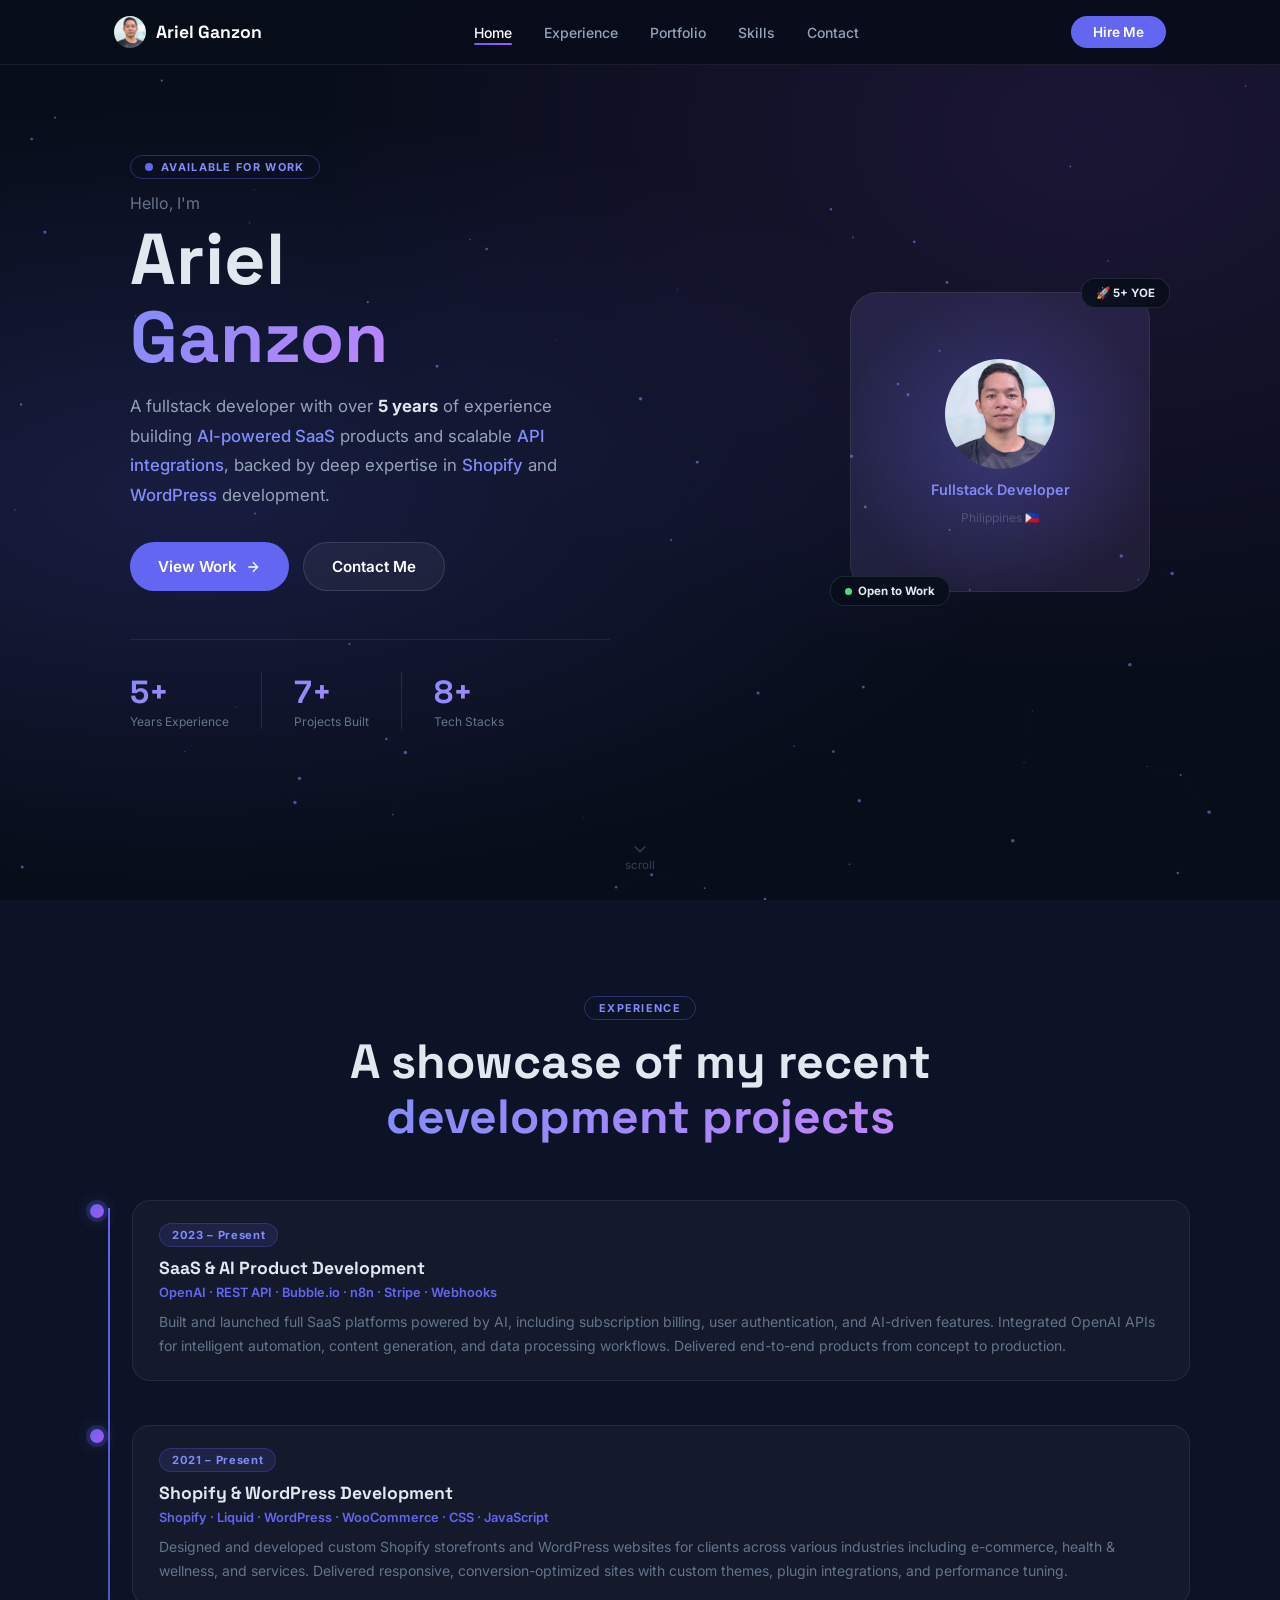
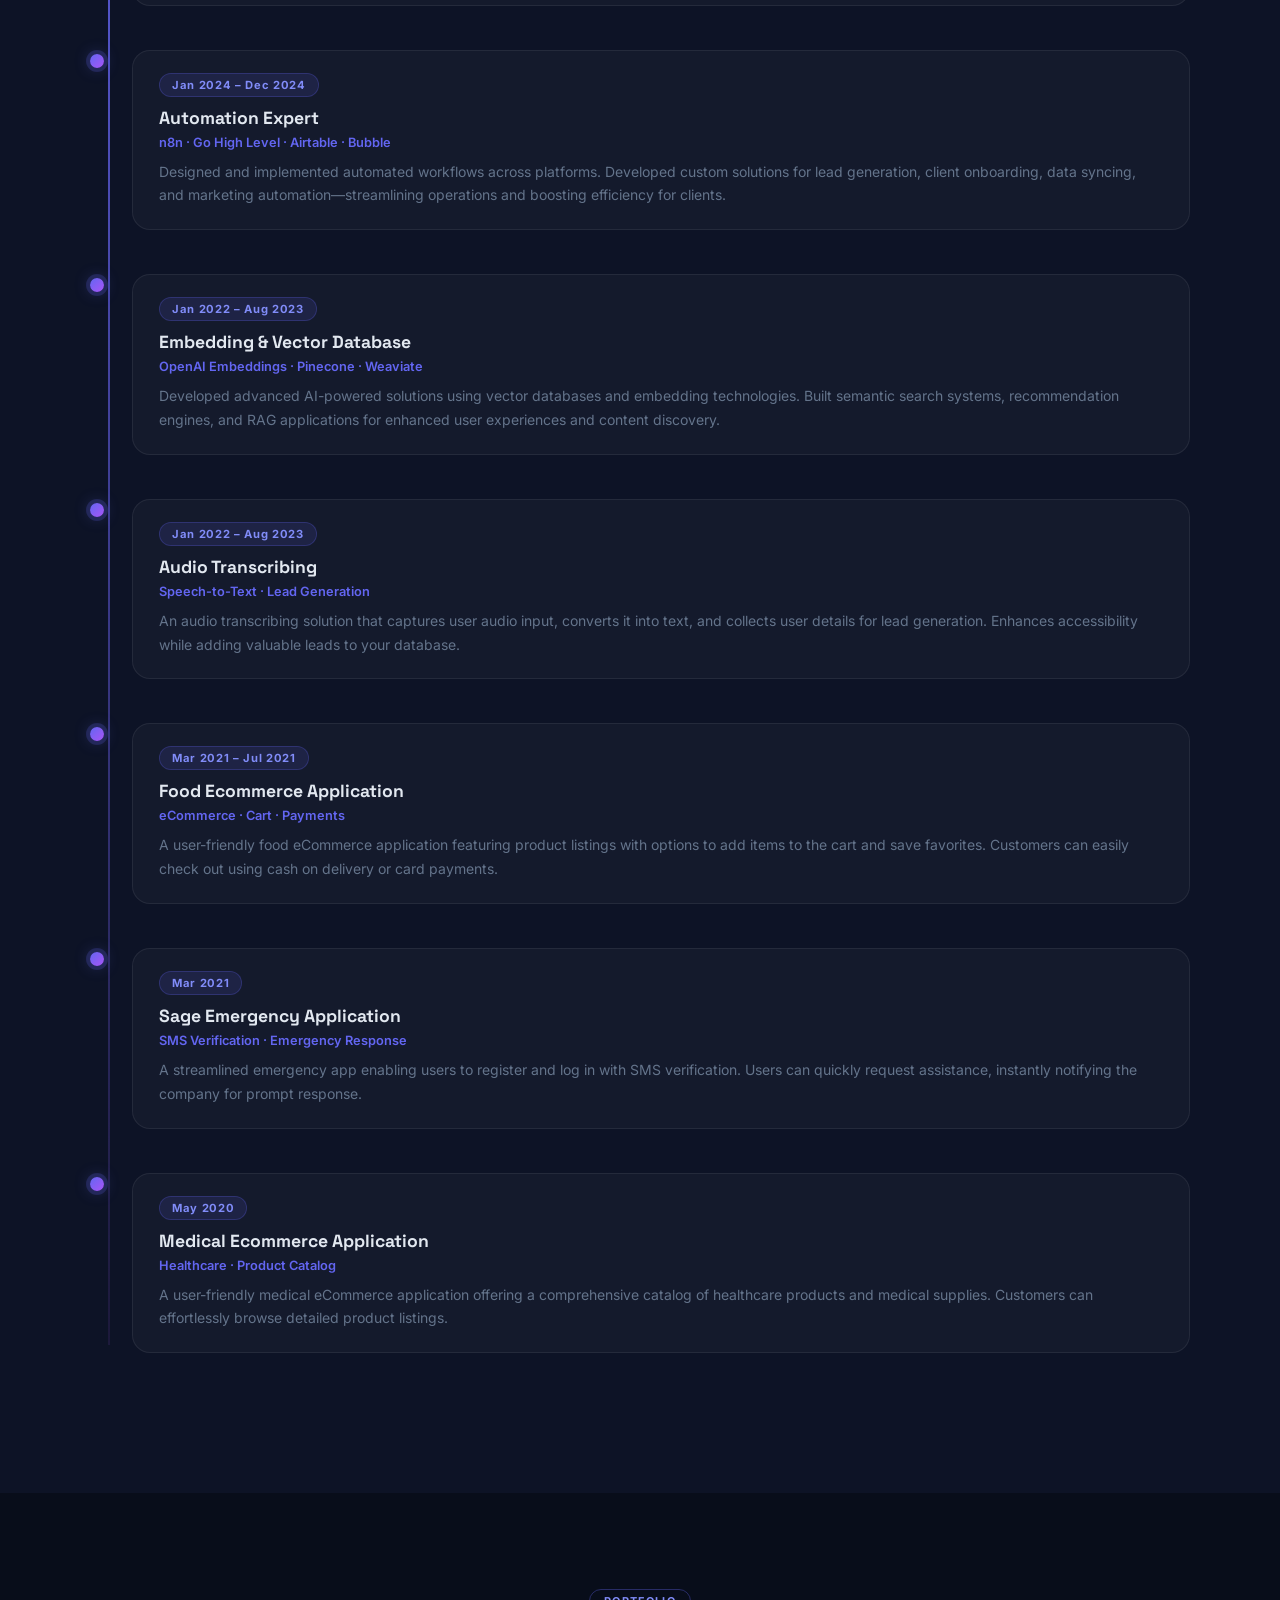
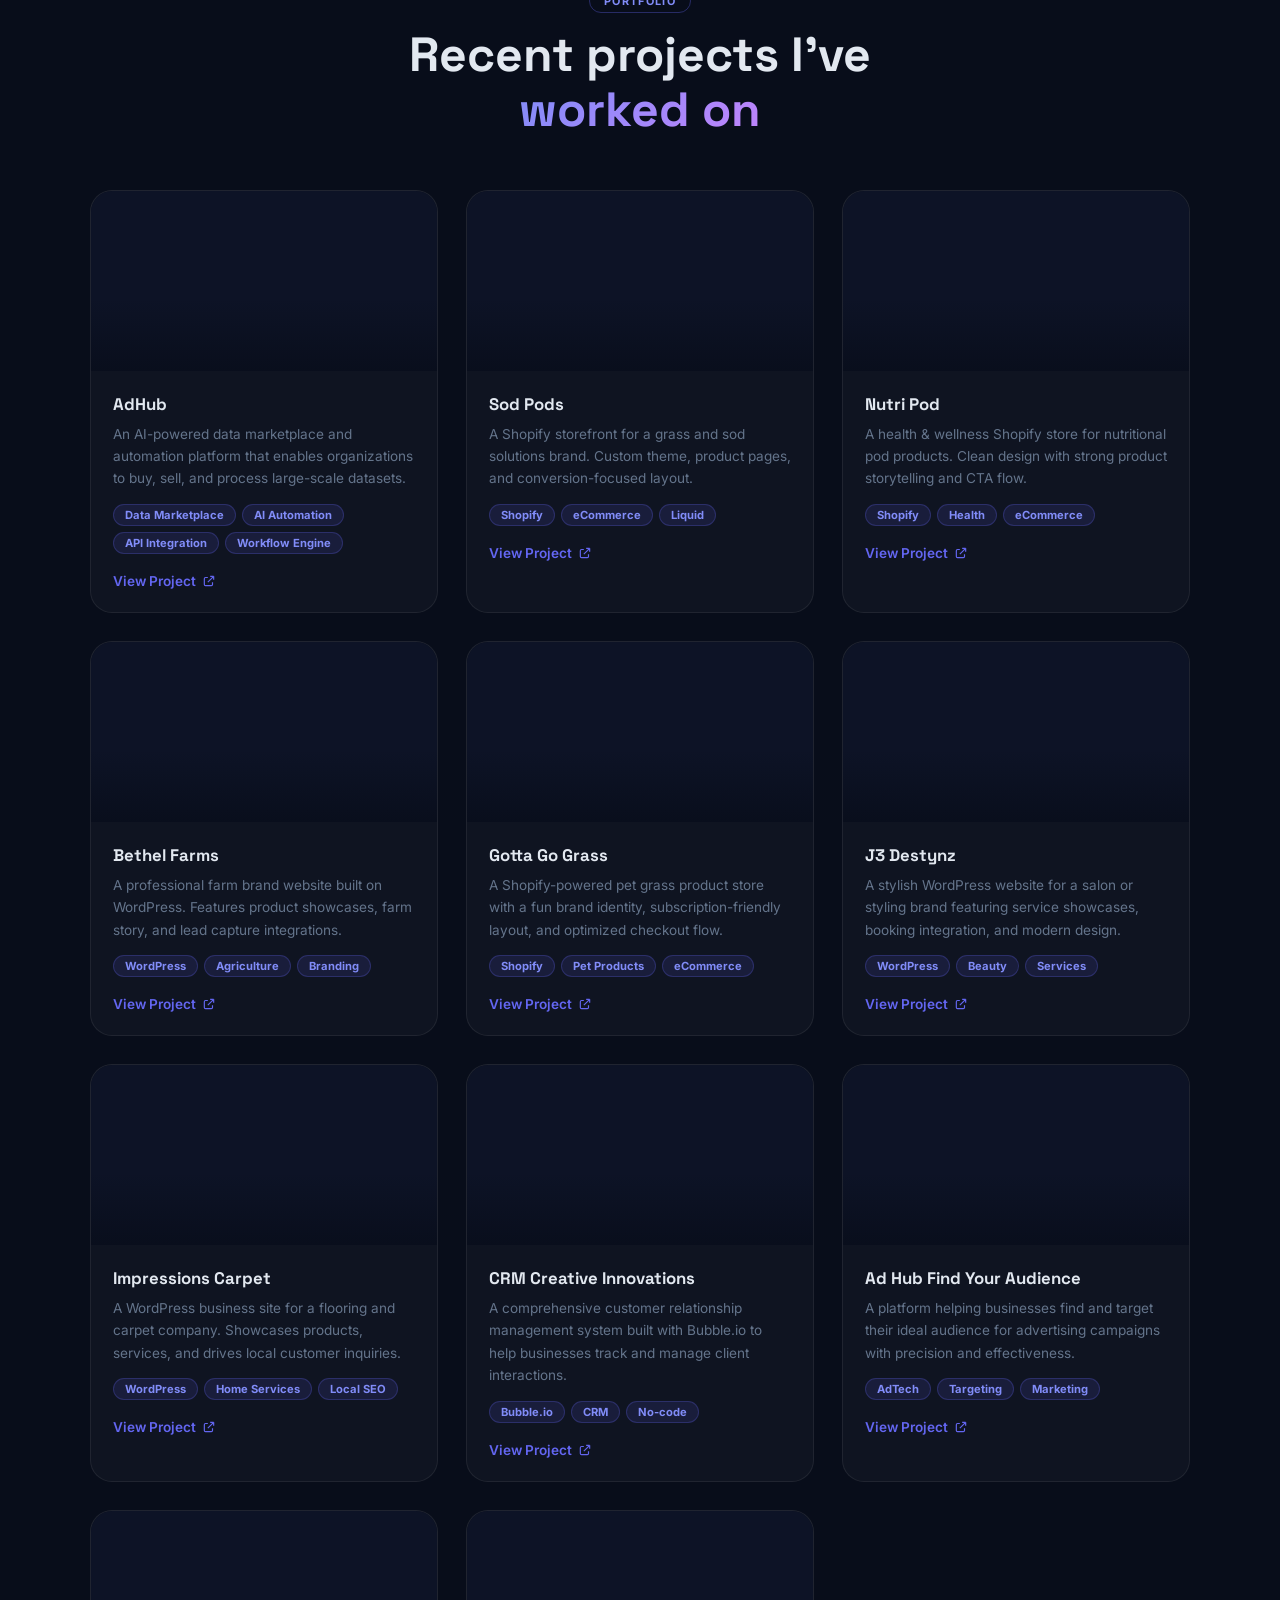
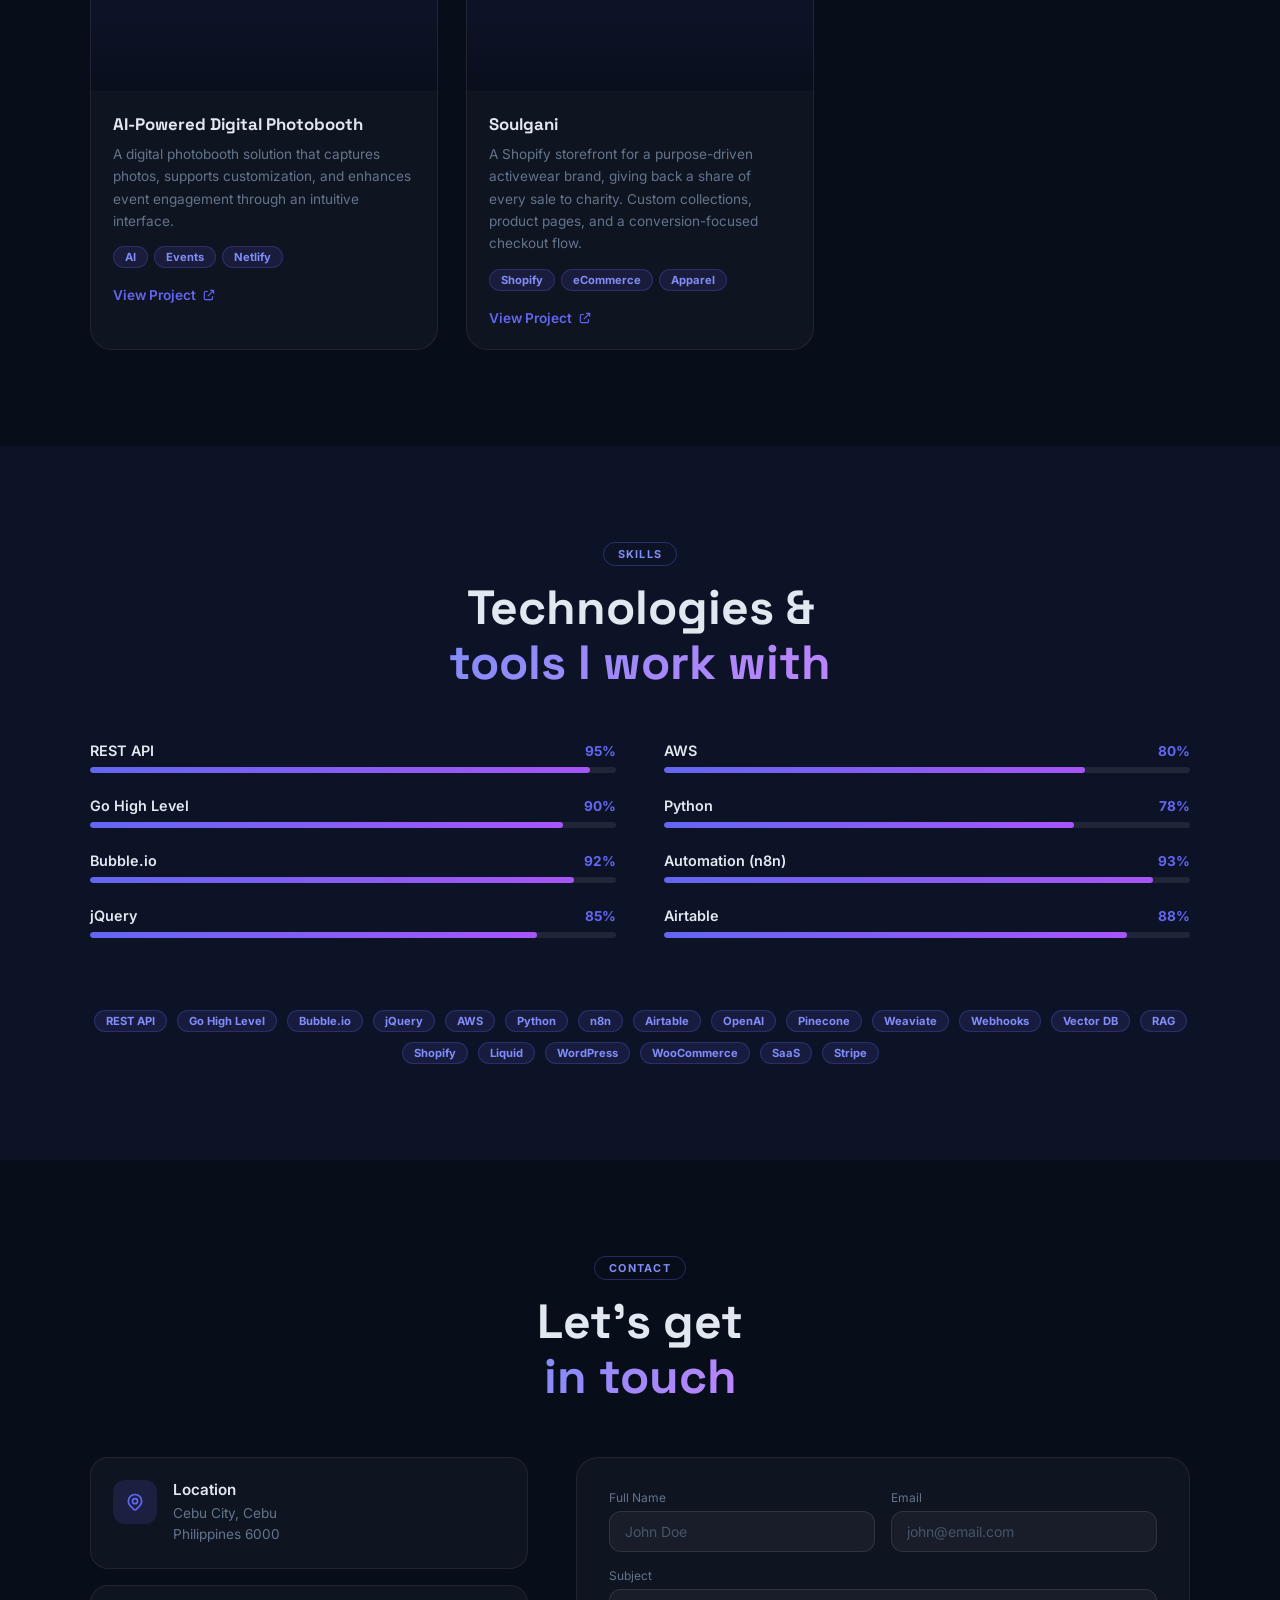
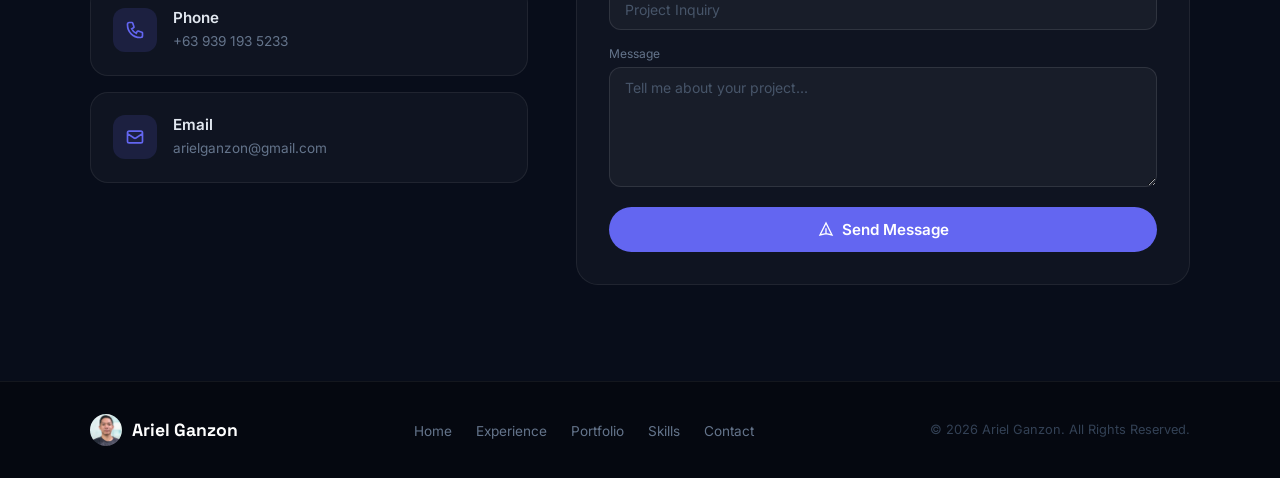
<file: index.html>
<!DOCTYPE html>
<html lang="en">
<head>
<meta charset="UTF-8"/>
<meta name="viewport" content="width=device-width,initial-scale=1.0"/>
<title>Ariel Ganzon | Fullstack Developer</title>
<link href="https://fonts.googleapis.com/css2?family=Inter:wght@300;400;500;600;700;800&family=Space+Grotesk:wght@500;600;700&display=swap" rel="stylesheet"/>
<style>
*{margin:0;padding:0;box-sizing:border-box;}
html{scroll-behavior:smooth;}
body{font-family:'Inter',sans-serif;background:#080d1a;color:#e2e8f0;overflow-x:hidden;}
::-webkit-scrollbar{width:5px;}
::-webkit-scrollbar-thumb{background:#6366f1;border-radius:4px;}

/* NAV */
nav{position:fixed;top:0;left:0;right:0;z-index:100;background:rgba(8,13,26,.9);backdrop-filter:blur(16px);border-bottom:1px solid rgba(255,255,255,.07);}
.nav-inner{max-width:1100px;margin:0 auto;padding:0 24px;display:flex;align-items:center;justify-content:space-between;height:64px;}
.logo{display:flex;align-items:center;gap:10px;font-family:'Space Grotesk',sans-serif;font-weight:700;font-size:1.1rem;color:#fff;text-decoration:none;}
.logo-icon{width:32px;height:32px;border-radius: 50%;background: url(img/profile1.jpg) center / cover no-repeat;display:flex;align-items:center;justify-content:center;font-size:.7rem;font-weight:900;color:#fff;}
.nav-links{display:flex;align-items:center;gap:32px;list-style:none;}
.nav-links a{color:#94a3b8;text-decoration:none;font-size:.875rem;font-weight:500;transition:color .2s;position:relative;}
.nav-links a:hover,.nav-links a.active{color:#fff;}
.nav-links a::after{content:'';position:absolute;bottom:-4px;left:0;width:0;height:2px;background:linear-gradient(90deg,#6366f1,#a855f7);border-radius:2px;transition:width .3s;}
.nav-links a:hover::after,.nav-links a.active::after{width:100%;}
.btn-hire{padding:8px 22px;background:#6366f1;color:#fff;border:none;border-radius:50px;font-size:.85rem;font-weight:600;cursor:pointer;transition:background .2s,transform .2s;text-decoration:none;}
.btn-hire:hover{background:#4f46e5;transform:scale(1.04);}
.mob-btn{display:none;background:none;border:none;color:#94a3b8;cursor:pointer;padding:4px;}
.mob-menu{display:none;flex-direction:column;padding:8px 24px 16px;gap:4px;border-top:1px solid rgba(255,255,255,.06);}
.mob-menu a{color:#94a3b8;text-decoration:none;padding:10px 0;font-size:.9rem;border-bottom:1px solid rgba(255,255,255,.04);}

/* SECTION BASE */
section{padding:96px 24px;}
.container{max-width:1100px;margin:0 auto;}
.section-label{display:inline-flex;align-items:center;gap:8px;padding:4px 14px;border:1px solid rgba(99,102,241,.35);border-radius:50px;font-size:.68rem;font-weight:700;letter-spacing:.12em;text-transform:uppercase;color:#818cf8;margin-bottom:14px;}
.section-title{font-family:'Space Grotesk',sans-serif;font-size:clamp(2rem,5vw,3rem);font-weight:700;line-height:1.15;margin-bottom:12px;}
.grad{background:linear-gradient(135deg,#818cf8,#c084fc);-webkit-background-clip:text;-webkit-text-fill-color:transparent;background-clip:text;}
.section-sub{color:#64748b;font-size:1rem;max-width:520px;}
.text-center{text-align:center;}
.text-center .section-sub{margin:0 auto;}

/* REVEAL */
.reveal{opacity:0;transform:translateY(28px);transition:opacity .7s ease,transform .7s ease;}
.reveal.in{opacity:1;transform:none;}

/* ── HERO ── */
#home{min-height:100vh;padding-top:80px;display:flex;align-items:center;position:relative;overflow:hidden;background:radial-gradient(ellipse at 15% 55%,rgba(99,102,241,.18) 0%,transparent 55%),radial-gradient(ellipse at 85% 15%,rgba(168,85,247,.12) 0%,transparent 50%),#080d1a;}
canvas#stars{position:absolute;inset:0;width:100%;height:100%;pointer-events:none;}
.hero-grid{display:grid;grid-template-columns:1fr 1fr;gap:60px;align-items:center;position:relative;z-index:1;}
@media(max-width:768px){
  .hero-grid{grid-template-columns:1fr;}
  .hero-right{display:flex!important;justify-content:center!important;width:100%;margin-top:40px;}
  .avatar-wrap{justify-content:center!important;width:100%;}
  .avatar-card{width:260px;height:260px;}
  .av-circle{width:95px;height:95px;}
  /* pull badges inside the card so the card reads as visual center */
  .badge-open{bottom:-14px;left:10px;}
  .badge-yoe{top:-14px;right:10px;}
  .nav-links,.btn-hire{display:none!important;}
  .mob-btn{display:block!important;}
}
.pulse-dot{width:8px;height:8px;border-radius:50%;background:#6366f1;animation:pulse 2s infinite;}
@keyframes pulse{0%,100%{box-shadow:0 0 0 0 rgba(99,102,241,.5);}50%{box-shadow:0 0 0 8px rgba(99,102,241,0);}}
.hero-name{font-family:'Space Grotesk',sans-serif;font-size:clamp(2.8rem,7vw,4.5rem);font-weight:700;line-height:1.08;margin:8px 0 16px;}
.hero-desc{color:#94a3b8;line-height:1.75;font-size:1.05rem;max-width:480px;margin-bottom:32px;}
.hero-desc span{color:#818cf8;font-weight:500;}
.btn-primary{display:inline-flex;align-items:center;gap:8px;padding:14px 28px;background:#6366f1;color:#fff;border:none;border-radius:50px;font-size:.95rem;font-weight:600;cursor:pointer;transition:background .2s,transform .2s;text-decoration:none;}
.btn-primary:hover{background:#4f46e5;transform:scale(1.04);}
.btn-outline{display:inline-flex;align-items:center;gap:8px;padding:14px 28px;background:rgba(255,255,255,.05);border:1px solid rgba(255,255,255,.12);color:#fff;border-radius:50px;font-size:.95rem;font-weight:600;cursor:pointer;transition:background .2s;text-decoration:none;}
.btn-outline:hover{background:rgba(255,255,255,.1);}
.btn-row{display:flex;gap:14px;flex-wrap:wrap;}
.hero-stats{display:flex;gap:32px;margin-top:48px;padding-top:32px;border-top:1px solid rgba(255,255,255,.07);}
.stat-num{font-family:'Space Grotesk',sans-serif;font-size:2rem;font-weight:700;}
.stat-label{font-size:.75rem;color:#64748b;margin-top:2px;}
.stat-div{width:1px;background:rgba(255,255,255,.1);}

/* avatar */
.avatar-wrap{position:relative;display:flex;justify-content:flex-end;}
.avatar-glow{position:absolute;inset:-20px;background:radial-gradient(circle,rgba(99,102,241,.3),transparent 65%);border-radius:50%;pointer-events:none;}
.avatar-card{width:300px;height:300px;border-radius:28px;background:rgba(255,255,255,.04);border:1px solid rgba(255,255,255,.1);display:flex;flex-direction:column;align-items:center;justify-content:center;gap:12px;position:relative;overflow:hidden;}
.avatar-card::before{content:'';position:absolute;inset:0;background:linear-gradient(135deg,rgba(99,102,241,.1),rgba(168,85,247,.08));pointer-events:none;}
.av-circle{width:110px;height:110px;border-radius:50%;background: url(img/profile1.jpg) center / cover no-repeat;display:flex;align-items:center;justify-content:center;font-family:'Space Grotesk',sans-serif;font-size:2rem;font-weight:900;color:#fff;}
.av-title{color:#818cf8;font-size:.9rem;font-weight:600;}
.badge{position:absolute;background:rgba(8,13,26,.85);border:1px solid rgba(255,255,255,.1);border-radius:14px;padding:7px 14px;font-size:.72rem;font-weight:700;display:flex;align-items:center;gap:6px;backdrop-filter:blur(8px);}
.badge-open{bottom:-14px;left:-20px;}
.badge-yoe{top:-14px;right:-20px;}
.dot-green{width:7px;height:7px;border-radius:50%;background:#4ade80;}

/* ── EXPERIENCE ── */
#experience{background:#0d1326;}
.tl{position:relative;margin-top:56px;}
.tl::before{content:'';position:absolute;left:18px;top:8px;bottom:8px;width:2px;background:linear-gradient(to bottom,#6366f1,rgba(168,85,247,.1));}
.tl-item{display:flex;gap:28px;margin-bottom:44px;position:relative;}
.tl-icon-col{display:flex;flex-direction:column;align-items:center;gap:0;flex-shrink:0;}
.tl-dot{width:14px;height:14px;border-radius:50%;background:linear-gradient(135deg,#6366f1,#a855f7);box-shadow:0 0 0 4px rgba(99,102,241,.2),0 0 16px rgba(99,102,241,.4);margin-top:4px;flex-shrink:0;z-index:1;}
.tl-card{flex:1;background:rgba(255,255,255,.03);border:1px solid rgba(255,255,255,.07);border-radius:18px;padding:22px 26px;transition:border-color .3s,transform .3s;}
.tl-card:hover{border-color:rgba(99,102,241,.3);transform:translateX(4px);}
.tl-date{display:inline-flex;padding:4px 12px;border-radius:50px;background:rgba(99,102,241,.12);border:1px solid rgba(99,102,241,.25);color:#818cf8;font-size:.7rem;font-weight:700;letter-spacing:.06em;margin-bottom:10px;}
.tl-card h3{font-family:'Space Grotesk',sans-serif;font-size:1.1rem;font-weight:700;margin-bottom:6px;}
.tl-tech{color:#6366f1;font-size:.8rem;font-weight:600;margin-bottom:10px;}
.tl-card p{color:#64748b;font-size:.875rem;line-height:1.7;}

/* ── PORTFOLIO ── */
#portfolio{background:#080d1a;}
.port-grid{display:grid;grid-template-columns:repeat(auto-fit,minmax(300px,1fr));gap:28px;margin-top:52px;}
.port-card{background:rgba(255,255,255,.03);border:1px solid rgba(255,255,255,.07);border-radius:22px;overflow:hidden;transition:transform .3s,box-shadow .3s,border-color .3s;}
.port-card:hover{transform:translateY(-8px);box-shadow:0 20px 40px rgba(99,102,241,.2);border-color:rgba(99,102,241,.3);}
.port-thumb{height:180px;overflow:hidden;position:relative;background:#0d1326;}
.port-thumb iframe{position:absolute;top:0;left:0;width:400%;height:400%;transform:scale(.25);transform-origin:0 0;border:0;pointer-events:none;transition:transform .4s ease;}
.port-card:hover .port-thumb iframe{transform:scale(.265);}
.port-thumb-overlay{position:absolute;inset:0;background:linear-gradient(to bottom,transparent 60%,rgba(8,13,26,.8));pointer-events:none;}
.port-body{padding:22px;}
.port-body h3{font-family:'Space Grotesk',sans-serif;font-size:1.05rem;font-weight:700;margin-bottom:8px;}
.port-body p{color:#64748b;font-size:.85rem;line-height:1.65;margin-bottom:14px;}
.tags{display:flex;flex-wrap:wrap;gap:6px;margin-bottom:16px;}
.tag{padding:3px 11px;border-radius:50px;background:rgba(99,102,241,.12);border:1px solid rgba(99,102,241,.25);color:#818cf8;font-size:.7rem;font-weight:700;}
.port-link{display:inline-flex;align-items:center;gap:6px;color:#6366f1;font-size:.85rem;font-weight:600;text-decoration:none;transition:color .2s;}
.port-link:hover{color:#a5b4fc;}

/* ── SKILLS ── */
#skills{background:#0d1326;}
.skills-grid{display:grid;grid-template-columns:1fr 1fr;gap:48px;margin-top:52px;}
@media(max-width:640px){.skills-grid{grid-template-columns:1fr;}}
.skill-row{margin-bottom:24px;}
.skill-head{display:flex;justify-content:space-between;align-items:center;margin-bottom:8px;}
.skill-name{font-size:.9rem;font-weight:600;}
.skill-pct{font-size:.85rem;color:#6366f1;font-weight:700;}
.skill-bar{height:6px;background:rgba(255,255,255,.08);border-radius:50px;overflow:hidden;}
.skill-fill{height:100%;width:0%;background:linear-gradient(90deg,#6366f1,#a855f7);border-radius:50px;transition:width 1.3s ease;}
.tag-cloud{display:flex;flex-wrap:wrap;gap:10px;margin-top:48px;justify-content:center;}

/* ── CONTACT ── */
#contact{background:#080d1a;}
.contact-grid{display:grid;grid-template-columns:1fr 1.4fr;gap:48px;margin-top:52px;}
@media(max-width:768px){.contact-grid{grid-template-columns:1fr;}}
.info-card{background:rgba(255,255,255,.03);border:1px solid rgba(255,255,255,.07);border-radius:18px;padding:22px;display:flex;align-items:flex-start;gap:16px;margin-bottom:16px;transition:border-color .3s;}
.info-card:hover{border-color:rgba(99,102,241,.3);}
.info-icon{width:44px;height:44px;border-radius:12px;background:rgba(99,102,241,.15);display:flex;align-items:center;justify-content:center;flex-shrink:0;color:#6366f1;}
.info-card h4{font-weight:600;font-size:.95rem;margin-bottom:4px;}
.info-card p{color:#64748b;font-size:.85rem;line-height:1.6;}
.form-card{background:rgba(255,255,255,.03);border:1px solid rgba(255,255,255,.07);border-radius:22px;padding:32px;}
.form-row{display:grid;grid-template-columns:1fr 1fr;gap:16px;}
@media(max-width:500px){.form-row{grid-template-columns:1fr;}}
.form-group{margin-bottom:16px;}
.form-group label{display:block;font-size:.75rem;color:#64748b;margin-bottom:6px;}
.inp{width:100%;background:rgba(255,255,255,.04);border:1px solid rgba(255,255,255,.1);border-radius:12px;padding:11px 15px;color:#fff;font-size:.875rem;font-family:'Inter',sans-serif;outline:none;transition:border-color .3s,box-shadow .3s;}
.inp:focus{border-color:#6366f1;box-shadow:0 0 0 3px rgba(99,102,241,.15);}
.inp::placeholder{color:#475569;}
textarea.inp{resize:vertical;min-height:120px;}
.btn-send{width:100%;padding:13px;background:#6366f1;color:#fff;border:none;border-radius:50px;font-size:.95rem;font-weight:600;cursor:pointer;transition:background .2s,transform .2s;display:flex;align-items:center;justify-content:center;gap:8px;font-family:'Inter',sans-serif;}
.btn-send:hover{background:#4f46e5;transform:scale(1.02);}
.success-box{display:none;flex-direction:column;align-items:center;text-align:center;padding:48px 0;}
.success-icon{width:64px;height:64px;border-radius:50%;background:rgba(74,222,128,.15);display:flex;align-items:center;justify-content:center;font-size:2rem;color:#4ade80;margin-bottom:16px;}
.success-box h3{font-family:'Space Grotesk',sans-serif;font-size:1.4rem;font-weight:700;margin-bottom:8px;}
.success-box p{color:#64748b;margin-bottom:24px;}
.btn-again{padding:10px 24px;background:#6366f1;color:#fff;border:none;border-radius:50px;font-weight:600;cursor:pointer;font-family:'Inter',sans-serif;}

/* FOOTER */
footer{background:#050810;border-top:1px solid rgba(255,255,255,.06);padding:32px 24px;}
.foot-inner{max-width:1100px;margin:0 auto;display:flex;align-items:center;justify-content:space-between;flex-wrap:wrap;gap:20px;}
.foot-links{display:flex;gap:24px;list-style:none;}
.foot-links a{color:#64748b;text-decoration:none;font-size:.85rem;transition:color .2s;}
.foot-links a:hover{color:#fff;}
.foot-copy{color:#334155;font-size:.8rem;}

/* SCROLL INDICATOR */
.scroll-hint{position:absolute;bottom:28px;left:50%;transform:translateX(-50%);display:flex;flex-direction:column;align-items:center;gap:4px;color:#334155;font-size:.72rem;animation:bob 2s ease-in-out infinite;}
@keyframes bob{0%,100%{transform:translateX(-50%) translateY(0);}50%{transform:translateX(-50%) translateY(6px);}}
@keyframes spin360{to{transform:rotate(360deg);}}

/* GLOW CURSOR */
#cursor-glow{position:fixed;width:320px;height:320px;border-radius:50%;background:radial-gradient(circle,rgba(99,102,241,.1),transparent 70%);pointer-events:none;transform:translate(-50%,-50%);z-index:0;transition:left .1s,top .1s;}
</style>
</head>
<body>

<div id="cursor-glow"></div>

<!-- NAV -->
<nav>
  <div class="nav-inner">
    <a href="#home" class="logo">
      <div class="logo-icon"></div>
      Ariel Ganzon
    </a>
    <ul class="nav-links">
      <li><a href="#home" class="active" data-s="home">Home</a></li>
      <li><a href="#experience" data-s="experience">Experience</a></li>
      <li><a href="#portfolio" data-s="portfolio">Portfolio</a></li>
      <li><a href="#skills" data-s="skills">Skills</a></li>
      <li><a href="#contact" data-s="contact">Contact</a></li>
    </ul>
    <a href="#contact" class="btn-hire">Hire Me</a>
    <button class="mob-btn" onclick="document.getElementById('mmenu').style.display=document.getElementById('mmenu').style.display==='flex'?'none':'flex'">
      <svg width="24" height="24" fill="none" stroke="currentColor" stroke-width="2" viewBox="0 0 24 24"><path d="M4 6h16M4 12h16M4 18h16"/></svg>
    </button>
  </div>
  <div id="mmenu" class="mob-menu">
    <a href="#home" onclick="this.parentElement.style.display='none'">Home</a>
    <a href="#experience" onclick="this.parentElement.style.display='none'">Experience</a>
    <a href="#portfolio" onclick="this.parentElement.style.display='none'">Portfolio</a>
    <a href="#skills" onclick="this.parentElement.style.display='none'">Skills</a>
    <a href="#contact" onclick="this.parentElement.style.display='none'">Contact</a>
  </div>
</nav>

<!-- HERO -->
<section id="home">
  <canvas id="stars"></canvas>
  <div class="container">
    <div class="hero-grid">
      <div>
        <div class="section-label reveal"><div class="pulse-dot"></div> Available for Work</div>
        <p style="color:#64748b;margin-bottom:4px;" class="reveal">Hello, I'm</p>
        <h1 class="hero-name reveal">Ariel<br/><span class="grad">Ganzon</span></h1>
        <p class="hero-desc reveal">
          A fullstack developer with over <strong style="color:#e2e8f0;">5 years</strong> of experience building
          <span>AI-powered SaaS</span> products and scalable <span>API integrations</span>, backed by deep expertise in
          <span>Shopify</span> and <span>WordPress</span> development.
        </p>
        <div class="btn-row reveal">
          <a href="#portfolio" class="btn-primary">View Work <svg width="16" height="16" fill="none" stroke="currentColor" stroke-width="2" viewBox="0 0 24 24"><path d="M5 12h14M12 5l7 7-7 7"/></svg></a>
          <a href="#contact" class="btn-outline">Contact Me</a>
        </div>
        <div class="hero-stats reveal">
          <div><div class="stat-num grad">5+</div><div class="stat-label">Years Experience</div></div>
          <div class="stat-div"></div>
          <div><div class="stat-num grad">7+</div><div class="stat-label">Projects Built</div></div>
          <div class="stat-div"></div>
          <div><div class="stat-num grad">8+</div><div class="stat-label">Tech Stacks</div></div>
        </div>
      </div>
      <div class="hero-right avatar-wrap reveal">
        <div style="position:relative;">
          <div class="avatar-glow"></div>
          <div class="avatar-card">
            <div class="av-circle"></div>
            <div class="av-title">Fullstack Developer</div>
            <div style="font-size:.75rem;color:#475569;">Philippines 🇵🇭</div>
          </div>
          <div class="badge badge-open"><div class="dot-green"></div> Open to Work</div>
          <div class="badge badge-yoe">🚀 5+ YOE</div>
        </div>
      </div>
    </div>
  </div>
  <div class="scroll-hint">
    <svg width="18" height="18" fill="none" stroke="currentColor" stroke-width="2" viewBox="0 0 24 24"><path d="M19 14l-7 7-7-7"/></svg>
    scroll
  </div>
</section>

<!-- EXPERIENCE -->
<section id="experience">
  <div class="container">
    <div class="text-center reveal">
      <div class="section-label" style="display:inline-flex;">Experience</div>
      <h2 class="section-title">A showcase of my recent<br/><span class="grad">development projects</span></h2>
    </div>
    <div class="tl">

      <div class="tl-item reveal">
        <div class="tl-icon-col"><div class="tl-dot"></div></div>
        <div class="tl-card">
          <div class="tl-date">2023 – Present</div>
          <h3>SaaS & AI Product Development</h3>
          <div class="tl-tech">OpenAI · REST API · Bubble.io · n8n · Stripe · Webhooks</div>
          <p>Built and launched full SaaS platforms powered by AI, including subscription billing, user authentication, and AI-driven features. Integrated OpenAI APIs for intelligent automation, content generation, and data processing workflows. Delivered end-to-end products from concept to production.</p>
        </div>
      </div>

      <div class="tl-item reveal">
        <div class="tl-icon-col"><div class="tl-dot"></div></div>
        <div class="tl-card">
          <div class="tl-date">2021 – Present</div>
          <h3>Shopify & WordPress Development</h3>
          <div class="tl-tech">Shopify · Liquid · WordPress · WooCommerce · CSS · JavaScript</div>
          <p>Designed and developed custom Shopify storefronts and WordPress websites for clients across various industries including e-commerce, health & wellness, and services. Delivered responsive, conversion-optimized sites with custom themes, plugin integrations, and performance tuning.</p>
        </div>
      </div>

      <div class="tl-item reveal">
        <div class="tl-icon-col"><div class="tl-dot"></div></div>
        <div class="tl-card">
          <div class="tl-date">Jan 2024 – Dec 2024</div>
          <h3>Automation Expert</h3>
          <div class="tl-tech">n8n · Go High Level · Airtable · Bubble</div>
          <p>Designed and implemented automated workflows across platforms. Developed custom solutions for lead generation, client onboarding, data syncing, and marketing automation—streamlining operations and boosting efficiency for clients.</p>
        </div>
      </div>

      <div class="tl-item reveal">
        <div class="tl-icon-col"><div class="tl-dot"></div></div>
        <div class="tl-card">
          <div class="tl-date">Jan 2022 – Aug 2023</div>
          <h3>Embedding & Vector Database</h3>
          <div class="tl-tech">OpenAI Embeddings · Pinecone · Weaviate</div>
          <p>Developed advanced AI-powered solutions using vector databases and embedding technologies. Built semantic search systems, recommendation engines, and RAG applications for enhanced user experiences and content discovery.</p>
        </div>
      </div>

      <div class="tl-item reveal">
        <div class="tl-icon-col"><div class="tl-dot"></div></div>
        <div class="tl-card">
          <div class="tl-date">Jan 2022 – Aug 2023</div>
          <h3>Audio Transcribing</h3>
          <div class="tl-tech">Speech-to-Text · Lead Generation</div>
          <p>An audio transcribing solution that captures user audio input, converts it into text, and collects user details for lead generation. Enhances accessibility while adding valuable leads to your database.</p>
        </div>
      </div>

      <div class="tl-item reveal">
        <div class="tl-icon-col"><div class="tl-dot"></div></div>
        <div class="tl-card">
          <div class="tl-date">Mar 2021 – Jul 2021</div>
          <h3>Food Ecommerce Application</h3>
          <div class="tl-tech">eCommerce · Cart · Payments</div>
          <p>A user-friendly food eCommerce application featuring product listings with options to add items to the cart and save favorites. Customers can easily check out using cash on delivery or card payments.</p>
        </div>
      </div>

      <div class="tl-item reveal">
        <div class="tl-icon-col"><div class="tl-dot"></div></div>
        <div class="tl-card">
          <div class="tl-date">Mar 2021</div>
          <h3>Sage Emergency Application</h3>
          <div class="tl-tech">SMS Verification · Emergency Response</div>
          <p>A streamlined emergency app enabling users to register and log in with SMS verification. Users can quickly request assistance, instantly notifying the company for prompt response.</p>
        </div>
      </div>

      <div class="tl-item reveal">
        <div class="tl-icon-col"><div class="tl-dot"></div></div>
        <div class="tl-card">
          <div class="tl-date">May 2020</div>
          <h3>Medical Ecommerce Application</h3>
          <div class="tl-tech">Healthcare · Product Catalog</div>
          <p>A user-friendly medical eCommerce application offering a comprehensive catalog of healthcare products and medical supplies. Customers can effortlessly browse detailed product listings.</p>
        </div>
      </div>

    </div>
  </div>
</section>

<!-- PORTFOLIO -->
<section id="portfolio">
  <div class="container">
    <div class="text-center reveal">
      <div class="section-label" style="display:inline-flex;">Portfolio</div>
      <h2 class="section-title">Recent projects I've<br/><span class="grad">worked on</span></h2>
    </div>
    <div class="port-grid">

      <div class="port-card reveal">
        <div class="port-thumb">
          <iframe src="https://adhub-landing.onrender.com/" title="AdHub Platform" loading="lazy" sandbox="allow-scripts allow-same-origin" referrerpolicy="no-referrer"></iframe>
          <div class="port-thumb-overlay"></div>
        </div>
      
        <div class="port-body">
          <h3>AdHub</h3>
          <p>An AI-powered data marketplace and automation platform that enables organizations to buy, sell, and process large-scale datasets.</p>
          
          <div class="tags">
            <span class="tag">Data Marketplace</span>
            <span class="tag">AI Automation</span>
            <span class="tag">API Integration</span>
            <span class="tag">Workflow Engine</span>
          </div>
      
          <a href="https://adhub-landing.onrender.com/" target="_blank" class="port-link">
            View Project 
            <svg width="14" height="14" fill="none" stroke="currentColor" stroke-width="2" viewBox="0 0 24 24">
              <path d="M10 6H6a2 2 0 00-2 2v10a2 2 0 002 2h10a2 2 0 002-2v-4M14 4h6m0 0v6m0-6L10 14"/>
            </svg>
          </a>
        </div>
      </div>
      
      <div class="port-card reveal">
        <div class="port-thumb">
          <iframe src="https://trysodpods.com/" title="Sod Pods" loading="lazy" sandbox="allow-scripts allow-same-origin" referrerpolicy="no-referrer"></iframe>
          <div class="port-thumb-overlay"></div>
        </div>
        <div class="port-body">
          <h3>Sod Pods</h3>
          <p>A Shopify storefront for a grass and sod solutions brand. Custom theme, product pages, and conversion-focused layout.</p>
          <div class="tags"><span class="tag">Shopify</span><span class="tag">eCommerce</span><span class="tag">Liquid</span></div>
          <a href="https://trysodpods.com/" target="_blank" class="port-link">View Project <svg width="14" height="14" fill="none" stroke="currentColor" stroke-width="2" viewBox="0 0 24 24"><path d="M10 6H6a2 2 0 00-2 2v10a2 2 0 002 2h10a2 2 0 002-2v-4M14 4h6m0 0v6m0-6L10 14"/></svg></a>
        </div>
      </div>

      <div class="port-card reveal" style="transition-delay:.05s">
        <div class="port-thumb">
          <iframe src="https://trynutripod.com/" title="Nutri Pod" loading="lazy" sandbox="allow-scripts allow-same-origin" referrerpolicy="no-referrer"></iframe>
          <div class="port-thumb-overlay"></div>
        </div>
        <div class="port-body">
          <h3>Nutri Pod</h3>
          <p>A health & wellness Shopify store for nutritional pod products. Clean design with strong product storytelling and CTA flow.</p>
          <div class="tags"><span class="tag">Shopify</span><span class="tag">Health</span><span class="tag">eCommerce</span></div>
          <a href="https://trynutripod.com/" target="_blank" class="port-link">View Project <svg width="14" height="14" fill="none" stroke="currentColor" stroke-width="2" viewBox="0 0 24 24"><path d="M10 6H6a2 2 0 00-2 2v10a2 2 0 002 2h10a2 2 0 002-2v-4M14 4h6m0 0v6m0-6L10 14"/></svg></a>
        </div>
      </div>

      <div class="port-card reveal" style="transition-delay:.1s">
        <div class="port-thumb">
          <iframe src="https://bethelfarms.com/" title="Bethel Farms" loading="lazy" sandbox="allow-scripts allow-same-origin" referrerpolicy="no-referrer"></iframe>
          <div class="port-thumb-overlay"></div>
        </div>
        <div class="port-body">
          <h3>Bethel Farms</h3>
          <p>A professional farm brand website built on WordPress. Features product showcases, farm story, and lead capture integrations.</p>
          <div class="tags"><span class="tag">WordPress</span><span class="tag">Agriculture</span><span class="tag">Branding</span></div>
          <a href="https://bethelfarms.com/" target="_blank" class="port-link">View Project <svg width="14" height="14" fill="none" stroke="currentColor" stroke-width="2" viewBox="0 0 24 24"><path d="M10 6H6a2 2 0 00-2 2v10a2 2 0 002 2h10a2 2 0 002-2v-4M14 4h6m0 0v6m0-6L10 14"/></svg></a>
        </div>
      </div>

      <div class="port-card reveal" style="transition-delay:.15s">
        <div class="port-thumb">
          <iframe src="https://gottagograss.com/" title="Gotta Go Grass" loading="lazy" sandbox="allow-scripts allow-same-origin" referrerpolicy="no-referrer"></iframe>
          <div class="port-thumb-overlay"></div>
        </div>
        <div class="port-body">
          <h3>Gotta Go Grass</h3>
          <p>A Shopify-powered pet grass product store with a fun brand identity, subscription-friendly layout, and optimized checkout flow.</p>
          <div class="tags"><span class="tag">Shopify</span><span class="tag">Pet Products</span><span class="tag">eCommerce</span></div>
          <a href="https://gottagograss.com/" target="_blank" class="port-link">View Project <svg width="14" height="14" fill="none" stroke="currentColor" stroke-width="2" viewBox="0 0 24 24"><path d="M10 6H6a2 2 0 00-2 2v10a2 2 0 002 2h10a2 2 0 002-2v-4M14 4h6m0 0v6m0-6L10 14"/></svg></a>
        </div>
      </div>

      <div class="port-card reveal" style="transition-delay:.2s">
        <div class="port-thumb">
          <iframe src="https://j3destynz.com/" title="J3 Destynz" loading="lazy" sandbox="allow-scripts allow-same-origin" referrerpolicy="no-referrer"></iframe>
          <div class="port-thumb-overlay"></div>
        </div>
        <div class="port-body">
          <h3>J3 Destynz</h3>
          <p>A stylish WordPress website for a salon or styling brand featuring service showcases, booking integration, and modern design.</p>
          <div class="tags"><span class="tag">WordPress</span><span class="tag">Beauty</span><span class="tag">Services</span></div>
          <a href="https://j3destynz.com/" target="_blank" class="port-link">View Project <svg width="14" height="14" fill="none" stroke="currentColor" stroke-width="2" viewBox="0 0 24 24"><path d="M10 6H6a2 2 0 00-2 2v10a2 2 0 002 2h10a2 2 0 002-2v-4M14 4h6m0 0v6m0-6L10 14"/></svg></a>
        </div>
      </div>

      <div class="port-card reveal" style="transition-delay:.25s">
        <div class="port-thumb">
          <iframe src="https://impressionscarpet.com/" title="Impressions Carpet" loading="lazy" sandbox="allow-scripts allow-same-origin" referrerpolicy="no-referrer"></iframe>
          <div class="port-thumb-overlay"></div>
        </div>
        <div class="port-body">
          <h3>Impressions Carpet</h3>
          <p>A WordPress business site for a flooring and carpet company. Showcases products, services, and drives local customer inquiries.</p>
          <div class="tags"><span class="tag">WordPress</span><span class="tag">Home Services</span><span class="tag">Local SEO</span></div>
          <a href="https://impressionscarpet.com/" target="_blank" class="port-link">View Project <svg width="14" height="14" fill="none" stroke="currentColor" stroke-width="2" viewBox="0 0 24 24"><path d="M10 6H6a2 2 0 00-2 2v10a2 2 0 002 2h10a2 2 0 002-2v-4M14 4h6m0 0v6m0-6L10 14"/></svg></a>
        </div>
      </div>

      <div class="port-card reveal">
        <div class="port-thumb">
          <iframe src="https://crm-80058.bubbleapps.io/version-test/" title="CRM Creative Innovations" loading="lazy" sandbox="allow-scripts allow-same-origin" referrerpolicy="no-referrer"></iframe>
          <div class="port-thumb-overlay"></div>
        </div>
        <div class="port-body">
          <h3>CRM Creative Innovations</h3>
          <p>A comprehensive customer relationship management system built with Bubble.io to help businesses track and manage client interactions.</p>
          <div class="tags"><span class="tag">Bubble.io</span><span class="tag">CRM</span><span class="tag">No-code</span></div>
          <a href="https://crm-80058.bubbleapps.io/version-test/" target="_blank" class="port-link">
            View Project
            <svg width="14" height="14" fill="none" stroke="currentColor" stroke-width="2" viewBox="0 0 24 24"><path d="M10 6H6a2 2 0 00-2 2v10a2 2 0 002 2h10a2 2 0 002-2v-4M14 4h6m0 0v6m0-6L10 14"/></svg>
          </a>
        </div>
      </div>

      <div class="port-card reveal" style="transition-delay:.1s">
        <div class="port-thumb">
          <iframe src="https://www.adhubaudience.com/" title="Ad Hub" loading="lazy" sandbox="allow-scripts allow-same-origin" referrerpolicy="no-referrer"></iframe>
          <div class="port-thumb-overlay"></div>
        </div>
        <div class="port-body">
          <h3>Ad Hub Find Your Audience</h3>
          <p>A platform helping businesses find and target their ideal audience for advertising campaigns with precision and effectiveness.</p>
          <div class="tags"><span class="tag">AdTech</span><span class="tag">Targeting</span><span class="tag">Marketing</span></div>
          <a href="https://www.adhubaudience.com/" target="_blank" class="port-link">
            View Project
            <svg width="14" height="14" fill="none" stroke="currentColor" stroke-width="2" viewBox="0 0 24 24"><path d="M10 6H6a2 2 0 00-2 2v10a2 2 0 002 2h10a2 2 0 002-2v-4M14 4h6m0 0v6m0-6L10 14"/></svg>
          </a>
        </div>
      </div>

      <div class="port-card reveal" style="transition-delay:.2s">
        <div class="port-thumb">
          <iframe src="https://robooth.netlify.app/" title="AI-Powered Digital Photobooth" loading="lazy" sandbox="allow-scripts allow-same-origin" referrerpolicy="no-referrer"></iframe>
          <div class="port-thumb-overlay"></div>
        </div>
        <div class="port-body">
          <h3>AI-Powered Digital Photobooth</h3>
          <p>A digital photobooth solution that captures photos, supports customization, and enhances event engagement through an intuitive interface.</p>
          <div class="tags"><span class="tag">AI</span><span class="tag">Events</span><span class="tag">Netlify</span></div>
          <a href="https://robooth.netlify.app/" target="_blank" class="port-link">
            View Project
            <svg width="14" height="14" fill="none" stroke="currentColor" stroke-width="2" viewBox="0 0 24 24"><path d="M10 6H6a2 2 0 00-2 2v10a2 2 0 002 2h10a2 2 0 002-2v-4M14 4h6m0 0v6m0-6L10 14"/></svg>
          </a>
        </div>
      </div>

      <div class="port-card reveal" style="transition-delay:.25s">
        <div class="port-thumb">
          <iframe src="https://soulgani.com/" title="Soulgani Activewear" loading="lazy" sandbox="allow-scripts allow-same-origin" referrerpolicy="no-referrer"></iframe>
          <div class="port-thumb-overlay"></div>
        </div>
        <div class="port-body">
          <h3>Soulgani</h3>
          <p>A Shopify storefront for a purpose-driven activewear brand, giving back a share of every sale to charity. Custom collections, product pages, and a conversion-focused checkout flow.</p>
          <div class="tags"><span class="tag">Shopify</span><span class="tag">eCommerce</span><span class="tag">Apparel</span></div>
          <a href="https://soulgani.com/" target="_blank" class="port-link">
            View Project
            <svg width="14" height="14" fill="none" stroke="currentColor" stroke-width="2" viewBox="0 0 24 24"><path d="M10 6H6a2 2 0 00-2 2v10a2 2 0 002 2h10a2 2 0 002-2v-4M14 4h6m0 0v6m0-6L10 14"/></svg>
          </a>
        </div>
      </div>

    </div>
  </div>
</section>

<!-- SKILLS -->
<section id="skills">
  <div class="container">
    <div class="text-center reveal">
      <div class="section-label" style="display:inline-flex;">Skills</div>
      <h2 class="section-title">Technologies &<br/><span class="grad">tools I work with</span></h2>
    </div>
    <div class="skills-grid">
      <div class="reveal">
        <div class="skill-row"><div class="skill-head"><span class="skill-name">REST API</span><span class="skill-pct">95%</span></div><div class="skill-bar"><div class="skill-fill" data-w="95"></div></div></div>
        <div class="skill-row"><div class="skill-head"><span class="skill-name">Go High Level</span><span class="skill-pct">90%</span></div><div class="skill-bar"><div class="skill-fill" data-w="90"></div></div></div>
        <div class="skill-row"><div class="skill-head"><span class="skill-name">Bubble.io</span><span class="skill-pct">92%</span></div><div class="skill-bar"><div class="skill-fill" data-w="92"></div></div></div>
        <div class="skill-row"><div class="skill-head"><span class="skill-name">jQuery</span><span class="skill-pct">85%</span></div><div class="skill-bar"><div class="skill-fill" data-w="85"></div></div></div>
      </div>
      <div class="reveal" style="transition-delay:.15s">
        <div class="skill-row"><div class="skill-head"><span class="skill-name">AWS</span><span class="skill-pct">80%</span></div><div class="skill-bar"><div class="skill-fill" data-w="80"></div></div></div>
        <div class="skill-row"><div class="skill-head"><span class="skill-name">Python</span><span class="skill-pct">78%</span></div><div class="skill-bar"><div class="skill-fill" data-w="78"></div></div></div>
        <div class="skill-row"><div class="skill-head"><span class="skill-name">Automation (n8n)</span><span class="skill-pct">93%</span></div><div class="skill-bar"><div class="skill-fill" data-w="93"></div></div></div>
        <div class="skill-row"><div class="skill-head"><span class="skill-name">Airtable</span><span class="skill-pct">88%</span></div><div class="skill-bar"><div class="skill-fill" data-w="88"></div></div></div>
      </div>
    </div>
    <div class="tag-cloud reveal">
      <span class="tag">REST API</span><span class="tag">Go High Level</span><span class="tag">Bubble.io</span>
      <span class="tag">jQuery</span><span class="tag">AWS</span><span class="tag">Python</span>
      <span class="tag">n8n</span><span class="tag">Airtable</span><span class="tag">OpenAI</span>
      <span class="tag">Pinecone</span><span class="tag">Weaviate</span><span class="tag">Webhooks</span>
      <span class="tag">Vector DB</span><span class="tag">RAG</span><span class="tag">Shopify</span><span class="tag">Liquid</span><span class="tag">WordPress</span><span class="tag">WooCommerce</span><span class="tag">SaaS</span><span class="tag">Stripe</span>
    </div>
  </div>
</section>

<!-- CONTACT -->
<section id="contact">
  <div class="container">
    <div class="text-center reveal">
      <div class="section-label" style="display:inline-flex;">Contact</div>
      <h2 class="section-title">Let's get<br/><span class="grad">in touch</span></h2>
    </div>
    <div class="contact-grid">
      <div class="reveal">
        <div class="info-card">
          <div class="info-icon"><svg width="20" height="20" fill="none" stroke="currentColor" stroke-width="2" viewBox="0 0 24 24"><path d="M17.657 16.657L13.414 20.9a1.998 1.998 0 01-2.827 0l-4.244-4.243a8 8 0 1111.314 0z"/><path d="M15 11a3 3 0 11-6 0 3 3 0 016 0z"/></svg></div>
          <div><h4>Location</h4><p>Cebu City, Cebu<br/>Philippines 6000</p></div>
        </div>
        <div class="info-card">
          <div class="info-icon"><svg width="20" height="20" fill="none" stroke="currentColor" stroke-width="2" viewBox="0 0 24 24"><path d="M3 5a2 2 0 012-2h3.28a1 1 0 01.948.684l1.498 4.493a1 1 0 01-.502 1.21l-2.257 1.13a11.042 11.042 0 005.516 5.516l1.13-2.257a1 1 0 011.21-.502l4.493 1.498a1 1 0 01.684.949V19a2 2 0 01-2 2h-1C9.716 21 3 14.284 3 6V5z"/></svg></div>
          <div><h4>Phone</h4><p>+63 939 193 5233</p></div>
        </div>
        <div class="info-card">
          <div class="info-icon"><svg width="20" height="20" fill="none" stroke="currentColor" stroke-width="2" viewBox="0 0 24 24"><path d="M3 8l7.89 5.26a2 2 0 002.22 0L21 8M5 19h14a2 2 0 002-2V7a2 2 0 00-2-2H5a2 2 0 00-2 2v10a2 2 0 002 2z"/></svg></div>
          <div><h4>Email</h4><p>arielganzon@gmail.com</p></div>
        </div>
      </div>

      <div class="form-card reveal" style="transition-delay:.15s">
        <div id="success-box" class="success-box">
          <div class="success-icon">✓</div>
          <h3>Message Sent!</h3>
          <p>Thanks for reaching out. I'll get back to you soon.</p>
          <button class="btn-again" onclick="resetForm()">Send Another</button>
        </div>
        <div id="form-fields">
          <div class="form-row">
            <div class="form-group"><label>Full Name</label><input id="fn" class="inp" type="text" placeholder="John Doe"/></div>
            <div class="form-group"><label>Email</label><input id="fe" class="inp" type="email" placeholder="john@email.com"/></div>
          </div>
          <div class="form-group"><label>Subject</label><input id="fs" class="inp" type="text" placeholder="Project Inquiry"/></div>
          <div class="form-group"><label>Message</label><textarea id="fm" class="inp" placeholder="Tell me about your project..."></textarea></div>
          <!-- Replace YOUR_WEB3FORMS_KEY below with your key from web3forms.com -->
          <input type="hidden" id="w3f-key" value="4cb09875-5902-44b4-b0e2-2d02bd0c254f"/>
          <button class="btn-send" id="send-btn" onclick="sendMsg()">
            <svg id="send-icon" width="16" height="16" fill="none" stroke="currentColor" stroke-width="2" viewBox="0 0 24 24"><path d="M12 19l9 2-9-18-9 18 9-2zm0 0v-8"/></svg>
            <span id="send-label">Send Message</span>
          </button>
          <p id="form-error" style="color:#f87171;font-size:.8rem;margin-top:10px;display:none;text-align:center;"></p>
        </div>
      </div>
    </div>
  </div>
</section>

<!-- FOOTER -->
<footer>
  <div class="foot-inner">
    <a href="#home" class="logo">
      <div class="logo-icon"></div>
      Ariel Ganzon
    </a>
    <ul class="foot-links">
      <li><a href="#home">Home</a></li>
      <li><a href="#experience">Experience</a></li>
      <li><a href="#portfolio">Portfolio</a></li>
      <li><a href="#skills">Skills</a></li>
      <li><a href="#contact">Contact</a></li>
    </ul>
    <p class="foot-copy">© 2026 Ariel Ganzon. All Rights Reserved.</p>
  </div>
</footer>

<script>
// cursor glow
const cg = document.getElementById('cursor-glow');
document.addEventListener('mousemove', e => { cg.style.left=e.clientX+'px'; cg.style.top=e.clientY+'px'; });

// stars canvas
(function(){
  const c = document.getElementById('stars');
  const ctx = c.getContext('2d');
  function sz(){ c.width=c.parentElement.offsetWidth||window.innerWidth; c.height=c.parentElement.offsetHeight||window.innerHeight; }
  sz(); window.addEventListener('resize',sz);
  const pts = Array.from({length:70},()=>({
    x:Math.random()*c.width, y:Math.random()*c.height,
    vx:(Math.random()-.5)*.25, vy:(Math.random()-.5)*.25,
    r:Math.random()*1.4+.4
  }));
  function frame(){
    ctx.clearRect(0,0,c.width,c.height);
    pts.forEach(p=>{
      p.x+=p.vx; p.y+=p.vy;
      if(p.x<0||p.x>c.width) p.vx*=-1;
      if(p.y<0||p.y>c.height) p.vy*=-1;
      ctx.beginPath(); ctx.arc(p.x,p.y,p.r,0,Math.PI*2);
      ctx.fillStyle='rgba(130,140,248,.55)'; ctx.fill();
    });
    pts.forEach((a,i)=>pts.slice(i+1).forEach(b=>{
      const d=Math.hypot(a.x-b.x,a.y-b.y);
      if(d<110){ ctx.beginPath(); ctx.moveTo(a.x,a.y); ctx.lineTo(b.x,b.y);
        ctx.strokeStyle=`rgba(99,102,241,${.1*(1-d/110)})`; ctx.lineWidth=.7; ctx.stroke(); }
    }));
    requestAnimationFrame(frame);
  }
  frame();
})();

// scroll reveal
const ro = new IntersectionObserver(e=>e.forEach(x=>{if(x.isIntersecting)x.target.classList.add('in');}),{threshold:.12});
document.querySelectorAll('.reveal').forEach(el=>ro.observe(el));

// skill bars on scroll
const so = new IntersectionObserver(e=>e.forEach(x=>{
  if(x.isIntersecting){ x.target.querySelectorAll('.skill-fill').forEach(b=>b.style.width=b.dataset.w+'%'); so.unobserve(x.target); }
}),{threshold:.3});
document.querySelectorAll('#skills .reveal').forEach(el=>so.observe(el));

// active nav
const secs=['home','experience','portfolio','skills','contact'];
window.addEventListener('scroll',()=>{
  let cur='home';
  secs.forEach(id=>{ const el=document.getElementById(id); if(el&&window.scrollY>=el.offsetTop-90) cur=id; });
  document.querySelectorAll('.nav-links a').forEach(a=>a.classList.toggle('active',a.dataset.s===cur));
},{passive:true});

// smooth scroll
document.querySelectorAll('a[href^="#"]').forEach(a=>a.addEventListener('click',e=>{
  e.preventDefault();
  const t=document.querySelector(a.getAttribute('href'));
  if(t) t.scrollIntoView({behavior:'smooth'});
}));

// form
async function sendMsg(){
  const n = document.getElementById('fn').value.trim();
  const e = document.getElementById('fe').value.trim();
  const s = document.getElementById('fs').value.trim();
  const m = document.getElementById('fm').value.trim();
  const key = document.getElementById('w3f-key').value.trim();
  const errEl = document.getElementById('form-error');
  const btn = document.getElementById('send-btn');
  const label = document.getElementById('send-label');
  const icon = document.getElementById('send-icon');
  errEl.style.display = 'none';

  if(!n||!e||!s||!m){ errEl.textContent='Please fill in all fields.'; errEl.style.display='block'; return; }
  if(!e.includes('@')){ errEl.textContent='Please enter a valid email.'; errEl.style.display='block'; return; }

  // loading state
  btn.disabled = true;
  icon.outerHTML = '<svg id="send-icon" width="18" height="18" viewBox="0 0 24 24" style="animation:spin360 .9s linear infinite;flex-shrink:0"><circle cx="12" cy="12" r="10" stroke="rgba(255,255,255,.3)" stroke-width="3" fill="none"/><path d="M12 2a10 10 0 0 1 10 10" stroke="#fff" stroke-width="3" fill="none" stroke-linecap="round"/></svg>';
  label.textContent = 'Sending…';

  // if no key set, fall back to mailto
  if(!key || key === 'YOUR_WEB3FORMS_KEY'){
    const subj = encodeURIComponent(s);
    const body = encodeURIComponent(`Name: ${n}\nEmail: ${e}\n\nMessage:\n${m}`);
    const a = document.createElement('a');
    a.href = `mailto:arielganzon@gmail.com?subject=${subj}&body=${body}`;
    a.click();
    showSuccess();
    return;
  }

  try {
    const res = await fetch('https://api.web3forms.com/submit', {
      method:'POST',
      headers:{'Content-Type':'application/json','Accept':'application/json'},
      body: JSON.stringify({
        access_key: key,
        name: n,
        email: e,
        subject: s,
        message: m,
        from_name: 'Portfolio Contact'
      })
    });
    const data = await res.json();
    if(data.success){ showSuccess(); }
    else { throw new Error(data.message||'Submission failed.'); }
  } catch(err){
    btn.disabled = false;
    document.getElementById('send-icon').outerHTML = '<svg id="send-icon" width="16" height="16" fill="none" stroke="currentColor" stroke-width="2" viewBox="0 0 24 24"><path d="M12 19l9 2-9-18-9 18 9-2zm0 0v-8"/></svg>';
    label.textContent = 'Send Message';
    errEl.textContent = 'Something went wrong. Please try again.';
    errEl.style.display = 'block';
  }
}

function showSuccess(){
  document.getElementById('form-fields').style.display='none';
  const sb=document.getElementById('success-box');
  sb.style.display='flex';
}

function resetForm(){
  ['fn','fe','fs','fm'].forEach(id=>document.getElementById(id).value='');
  document.getElementById('success-box').style.display='none';
  document.getElementById('form-fields').style.display='block';
  const btn = document.getElementById('send-btn');
  btn.disabled = false;
  document.getElementById('send-label').textContent = 'Send Message';
  document.getElementById('form-error').style.display='none';
}
</script>
</body>
</html>
</file>
